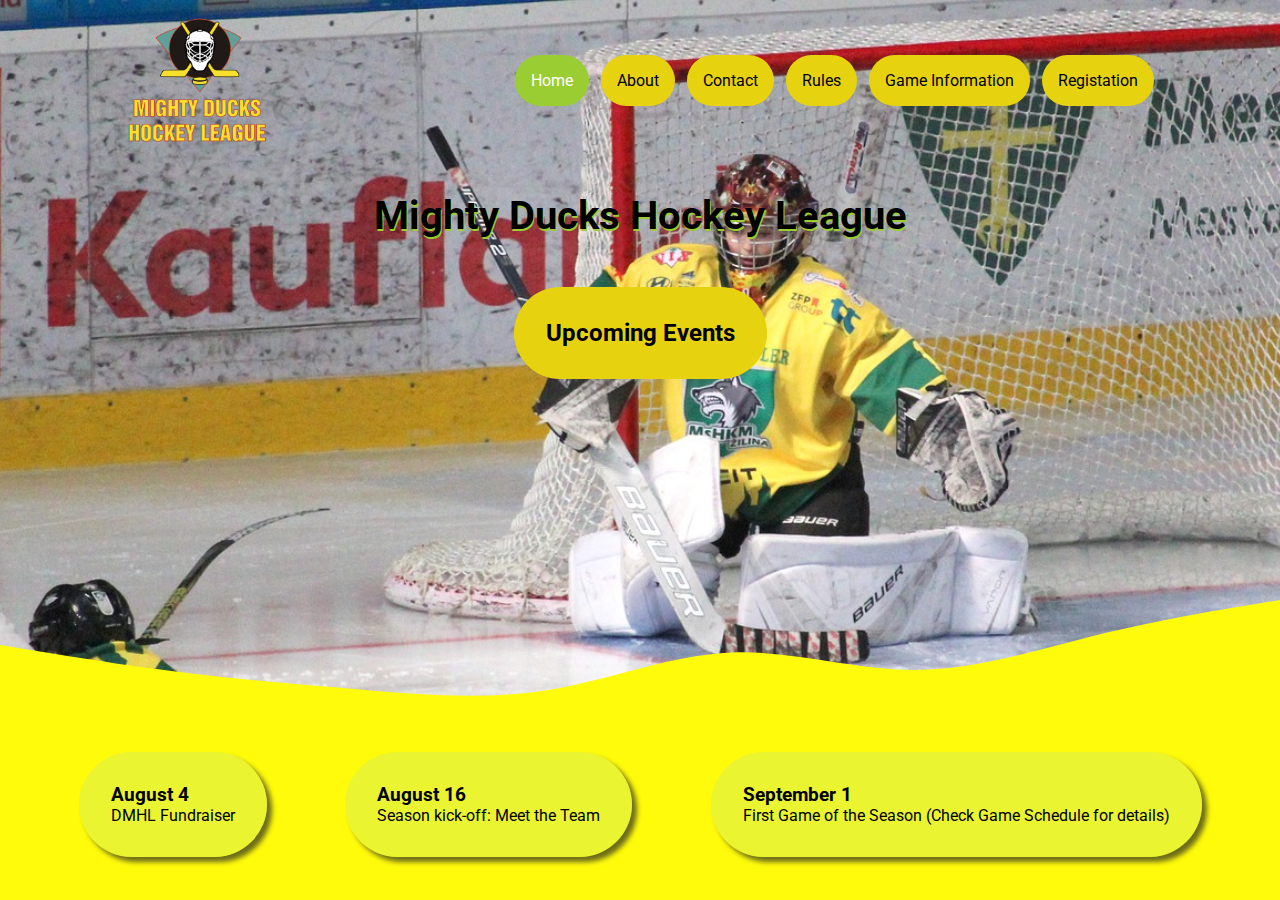
<file: index.html>
<!DOCTYPE html>
<html lang="es">
<head>
    <meta charset="UTF-8">
    <meta http-equiv="X-UA-Compatible" content="IE=edge">
    <meta name="viewport" content="width=device-width, initial-scale=1.0">
    <link rel="stylesheet" href="./styles/mdhl3.css">
    <title>Mighty Ducks Hockey League</title>
</head>
<body>
    <header>
        <div class="barra">
            <div class="imagen2">
                <img src="./assets/logo.png" alt="">
            </div>
            <nav>
                <a id="activo" href="#">Home</a>
                <a href="about.html">About</a>
                <a href="contact.html">Contact</a>
                <a href="rules.html">Rules</a>
                <a href="game_information.html">Game Information</a>
                <a href="registration.html">Registation</a>
            </nav>
        </div>
        <section class="hero">
            <h1>Mighty Ducks Hockey League</h1>
            <h2>Upcoming Events</h2>
        </section>
    </header>
    <main>
        <div class="container">
            <div class="container secciones2">
                <section>
                    <h3>August 4</h3>
                    <p>DMHL Fundraiser</p>
                </section>
                <section>
                    <h3>August 16</h3>
                    <p>Season kick-off: Meet the Team</p>
                </section>
                <section>
                    <h3>September 1</h3>
                    <p>First Game of the Season (Check Game Schedule for details)</p>
                </section>
            </div>
        </div>
    </main>
</body>
</html>
</file>
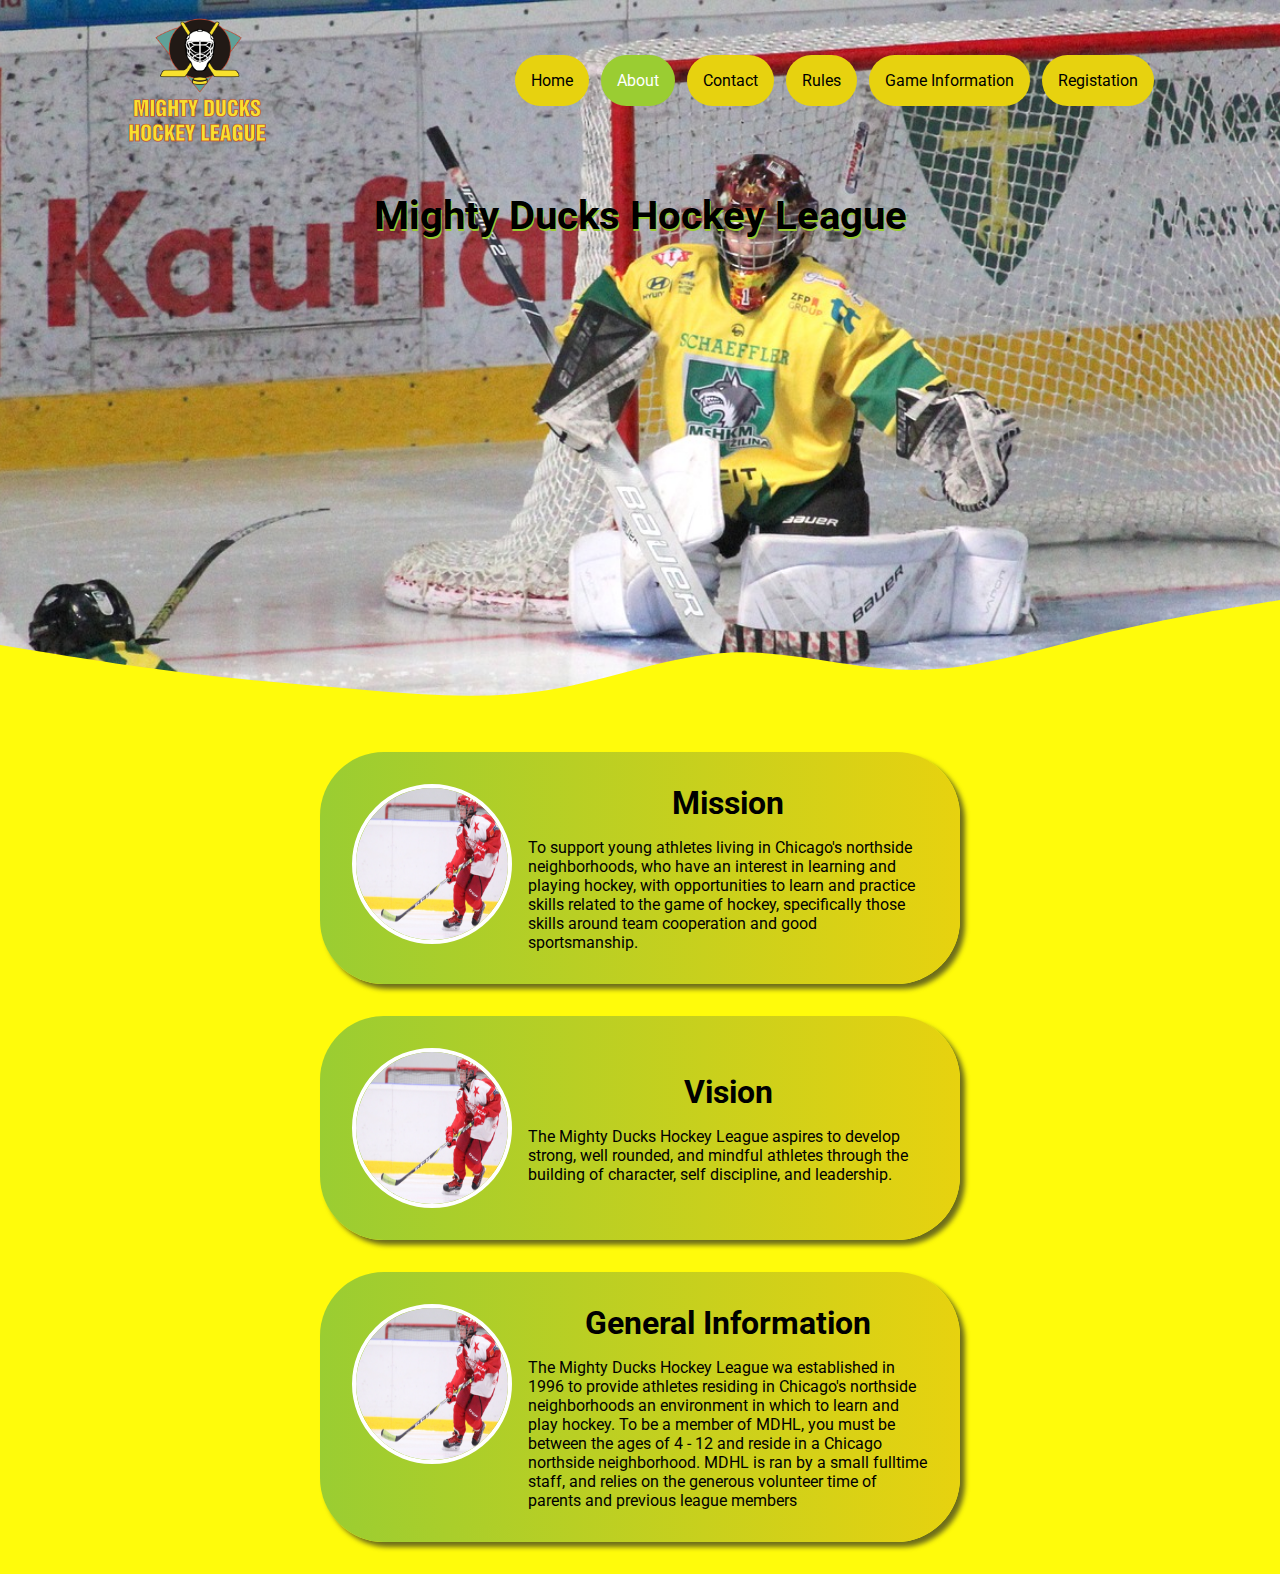
<file: about.html>
<!DOCTYPE html>
<html lang="es">
<head>
    <meta charset="UTF-8">
    <meta http-equiv="X-UA-Compatible" content="IE=edge">
    <meta name="viewport" content="width=device-width, initial-scale=1.0">
    <!-- <link rel="stylesheet" href="./styles/mdhl2.css"> -->
    <link rel="stylesheet" href="./styles/mdhl3.css">
    <title>Mighty Ducks Hockey League</title>
</head>
<body>
    <header>
        <div class="barra">
            <div class="imagen2">
                <img src="./assets/logo.png" alt="">
            </div>
            <nav>
                <a href="index.html">Home</a>
                <a id="activo" href="#">About</a>
                <a href="contact.html">Contact</a>
                <a href="rules.html">Rules</a>
                <a href="game_information.html">Game Information</a>
                <a href="registration.html">Registation</a>
            </nav>
        </div>
        <section class="hero">
            <h1>Mighty Ducks Hockey League</h1>
        </section>
    </header>
    <main>
        <div class="secciones">
            <section class="metas">
                <div class="photo">
                    <img src="./assets/hockey2.jpg" alt="">
                </div>
                <div class="valores">
                    <h3>Mission</h3>
                    <p>To support young athletes living in Chicago's northside neighborhoods, who have an interest in learning and playing hockey, with opportunities to learn and practice skills related to the game of hockey, specifically those skills around team cooperation and good sportsmanship.</p>
                </div>
            </section>
            <section class="metas">
                <div class="photo">
                    <img src="./assets/hockey2.jpg" alt="">
                </div>
                <div class="valores">
                    <h3>Vision</h3>
                    <p>The Mighty Ducks Hockey League aspires to develop strong, well rounded, and mindful athletes through the building of character, self discipline, and leadership.</p>
                </div>
            </section>
            <section class="metas">
                <div class="photo">
                    <img  src="./assets/hockey2.jpg" alt="">
                </div>
                <div class="valores">
                    <h3>General Information</h3>
                    <p>The Mighty Ducks Hockey League wa established in 1996 to provide athletes residing in Chicago's northside neighborhoods an environment in which to learn and play hockey. To be a member of MDHL, you must be between the ages of 4 - 12 and reside in a Chicago northside neighborhood. MDHL is ran by a small fulltime staff, and relies on the generous volunteer time of parents and previous league members</p>
                </div>
            </section>
        </div>  
    </main>
</body>
</html>
</file>
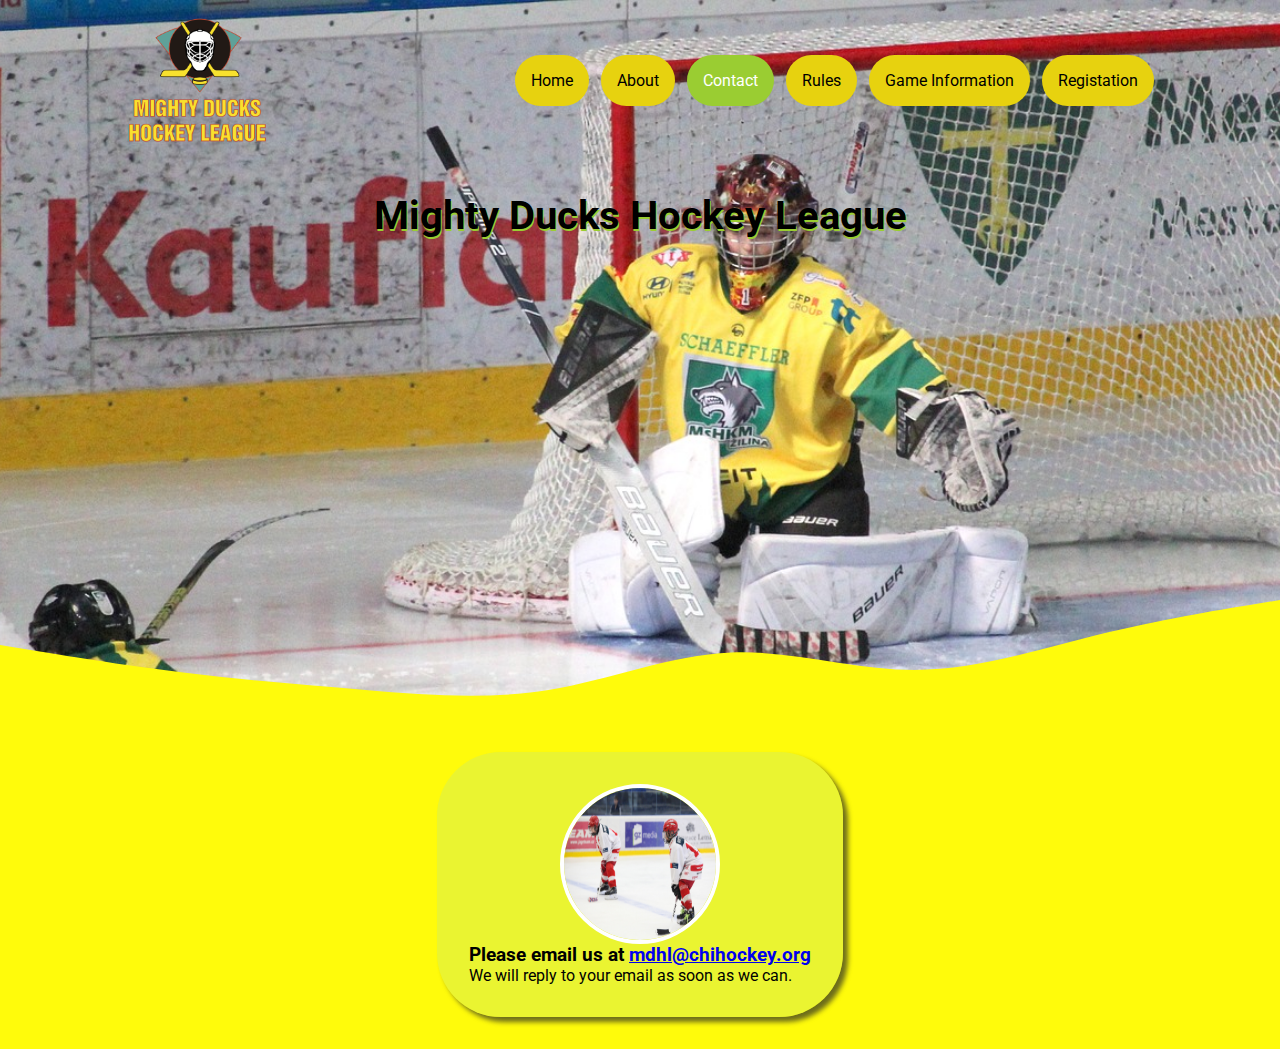
<file: contact.html>
<!DOCTYPE html>
<html lang="es">
<head>
    <meta charset="UTF-8">
    <meta http-equiv="X-UA-Compatible" content="IE=edge">
    <meta name="viewport" content="width=device-width, initial-scale=1.0">
    <!-- <link rel="stylesheet" href="./styles/mdhl2.css"> -->
    <link rel="stylesheet" href="./styles/mdhl3.css">
    <title>Document</title>
</head>
<body>
    <header>
        <div class="barra">
            <div class="imagen2">
                <img src="./assets/logo.png" alt="">
            </div>
            <nav>
                <a href="index.html">Home</a>
                <a href="about.html">About</a>
                <a id="activo" href="#">Contact</a>
                <a href="rules.html">Rules</a>
                <a href="game_information.html">Game Information</a>
                <a href="registration.html">Registation</a>
            </nav>
        </div>
        <section class="hero">
            <h1>Mighty Ducks Hockey League</h1>
        </section>
    </header>
    <main> 
        <div class="container secciones2">
            <section>
                <div class="photo">
                    <img src="./assets/hockey3.jpg" alt="">
                </div>
                <h3>Please email us at <a href="#">mdhl@chihockey.org</a></h3>
                <p>We will reply to your email as soon as we can.</p>
            </section>
        </div>
    </main>
</body>
</html>
</file>
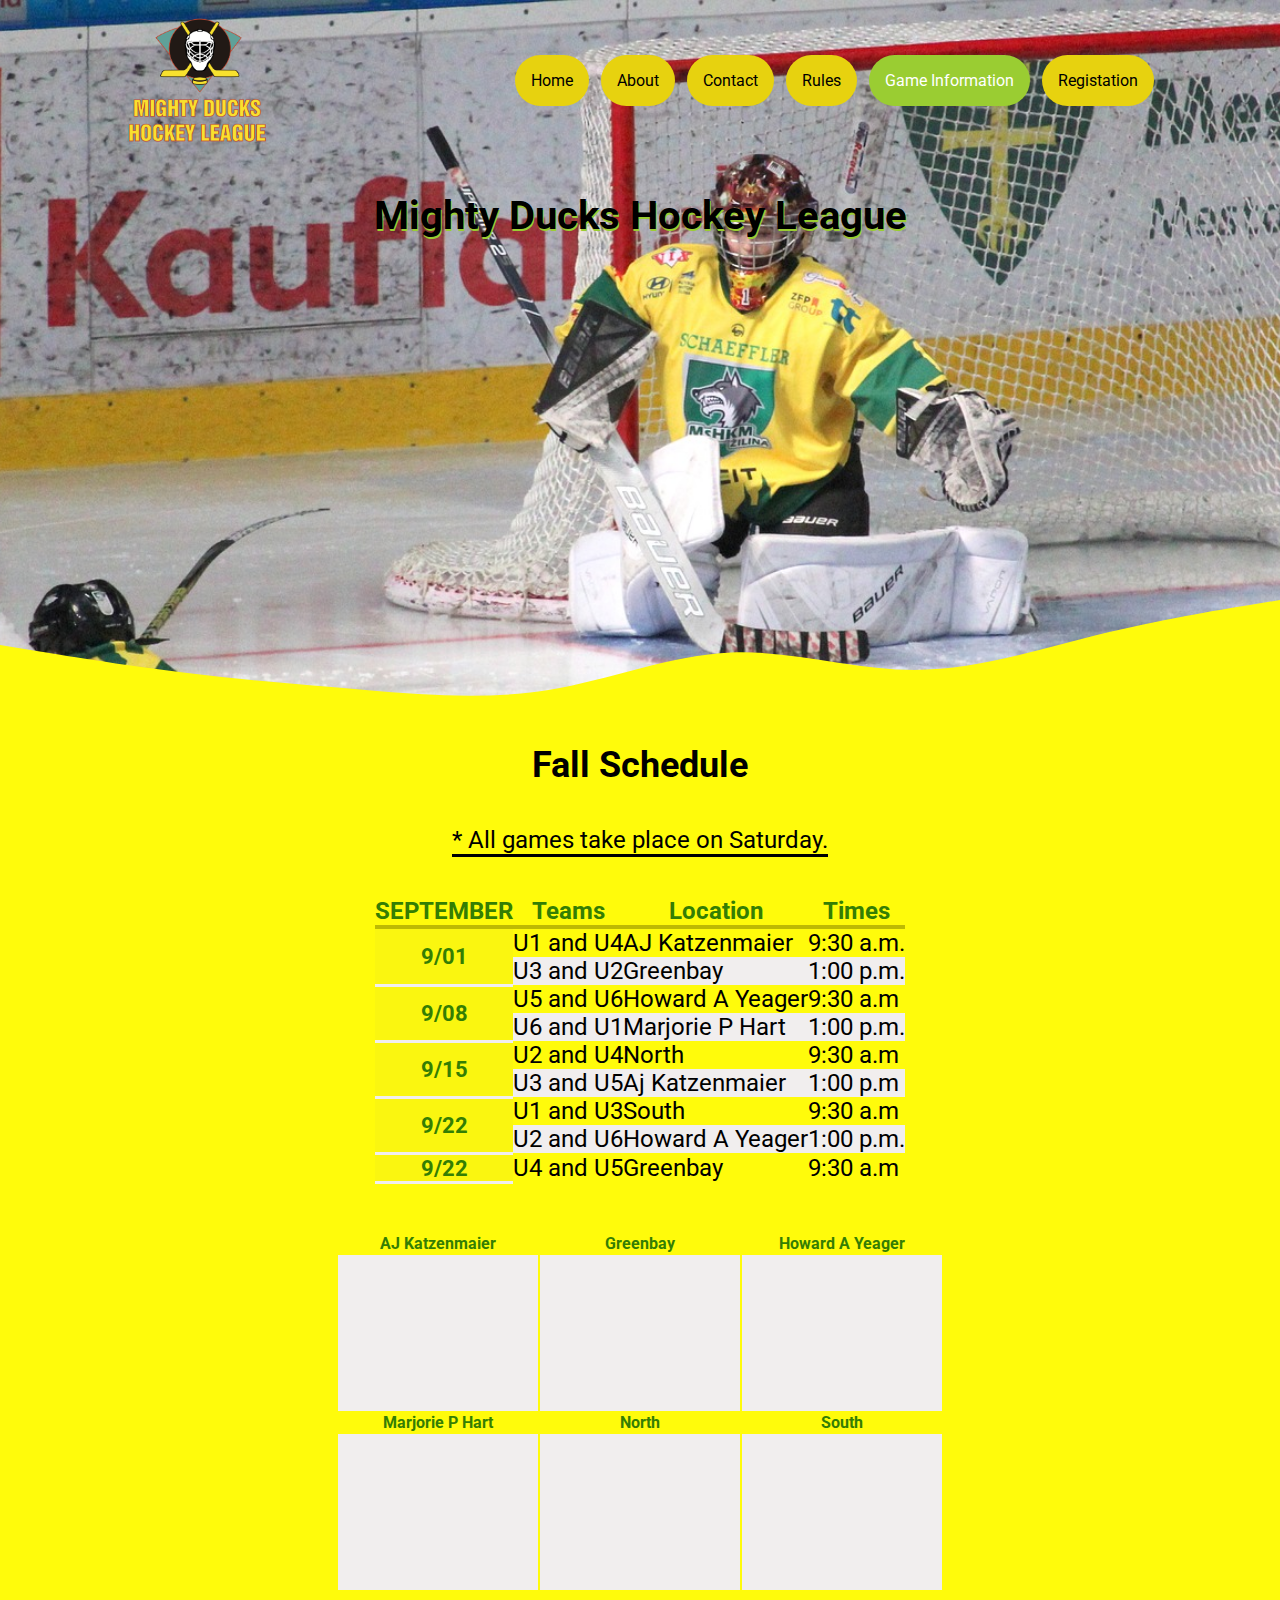
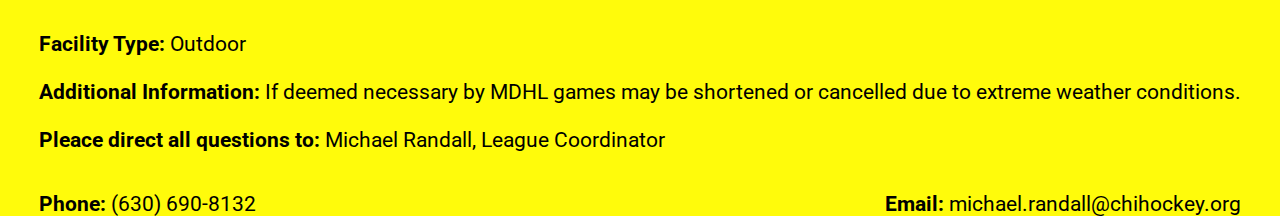
<file: game_information.html>
<!DOCTYPE html>
<html lang="es">
<head>
    <meta charset="UTF-8">
    <meta http-equiv="X-UA-Compatible" content="IE=edge">
    <meta name="viewport" content="width=device-width, initial-scale=1.0">
    <link rel="stylesheet" href="./styles/mdhl3.css">
    <title>Mighty Ducks Hockey League</title>
</head>
<body>
    <header>
        <div class="barra">
            <div class="imagen2">
                <img src="./assets/logo.png" alt="">
            </div>
            <nav>
                <a href="index.html">Home</a>
                <a href="about.html">About</a>
                <a href="contact.html">Contact</a>
                <a href="rules.html">Rules</a>
                <a id="activo" href="#">Game Information</a>
                <a href="registration.html">Registation</a>
            </nav>
        </div>
        <section class="hero">
            <h1>Mighty Ducks Hockey League</h1>
        </section>
    </header>
    <main class="main-modal">
        <div class="reglas">
            <section class="titulo">
                <h2>Fall Schedule</h2>
                <div class="parrafo3">
                    <p class="parrafo_hijo">* All games take place on Saturday.</p>
                </div>
                
            </section>
            <table class="tablas">
                <thead>
                    <tr>
                        <th>SEPTEMBER</th>
                        <th>Teams</th>
                        <th>Location</th>
                        <th>Times</th>
                    </tr>
                </thead>
                <tbody>
                    <tr>
                        <th class="dia" rowspan="2">9/01</th>
                        <td>U1 and U4</td>
                        <td>AJ Katzenmaier</td>
                        <td>9:30 a.m.</td>
                    </tr>
                    <tr>
                        <td>U3 and U2</td>
                        <td>Greenbay</td>
                        <td>1:00 p.m.</td>
                    </tr>
                    <tr>
                        <th class="dia" rowspan="2">9/08</th>
                        <td>U5 and U6</td>
                        <td>Howard A Yeager</td>
                        <td>9:30 a.m</td>
                    </tr>
                    <tr>
                        <td>U6 and U1</td>
                        <td>Marjorie P Hart</td>
                        <td>1:00 p.m.</td>
                    </tr>
                    <tr>
                        <th class="dia" rowspan="2">9/15</th>
                        <td>U2 and U4</td>
                        <td>North</td>
                        <td>9:30 a.m</td>
                    </tr>
                    <tr>
                        <td>U3 and U5</td>
                        <td>Aj Katzenmaier</td>
                        <td>1:00 p.m</td>
                    </tr>
                    <tr>
                        <th class="dia" rowspan="2">9/22</th>
                        <td>U1 and U3</td>
                        <td>South</td>
                        <td>9:30 a.m</td>
                    </tr>
                    <tr>
                        <td>U2 and U6</td>
                        <td>Howard A Yeager</td>
                        <td>1:00 p.m.</td>
                    </tr>
                    <tr>
                        <th class="dia" rowspan="1">9/22</th>
                        <td>U4 and U5</td>
                        <td>Greenbay</td>
                        <td>9:30 a.m</td>
                    </tr>
                </tbody>
            </table>
        </div>
        <div class="direction">
            <table>
                <tr>
                    <th>AJ Katzenmaier</th>
                    <th>Greenbay</th>
                    <th>Howard A Yeager</th>
                </tr>
                <tr>
                    <td><iframe src="https://www.google.com/maps/embed?pb=!1m14!1m8!1m3!1d11799.12427936522!2d-87.8628015!3d42.3258681!3m2!1i1024!2i768!4f13.1!3m3!1m2!1s0x0%3A0xcf2bbe275c6da815!2sAJ%20Katzenmaier%20Academy!5e0!3m2!1sen!2sar!4v1642084441605!5m2!1sen!2sar" width="200" height="150" style="border:0;" allowfullscreen="" loading="lazy"></iframe></td>
                    <td><iframe src="https://www.google.com/maps/embed?pb=!1m18!1m12!1m3!1d72289.31516492533!2d-87.70706683776376!3d41.918776521121195!2m3!1f0!2f0!3f0!3m2!1i1024!2i768!4f13.1!3m3!1m2!1s0x880fd3407260c45b%3A0xb351205fae50c6f3!2sGreenbay%20Elementary!5e0!3m2!1sen!2sar!4v1642097242261!5m2!1sen!2sar" width="200" height="150" style="border:0;" allowfullscreen="" loading="lazy"></iframe></td>
                    <td><iframe src="https://www.google.com/maps/embed?pb=!1m18!1m12!1m3!1d33748.894630025556!2d-87.68615767549946!3d41.90884358933624!2m3!1f0!2f0!3f0!3m2!1i1024!2i768!4f13.1!3m3!1m2!1s0x880fd2e37f852467%3A0xb6cb22b2f0358874!2sHoward%20A%20Yeager%20Elementary!5e0!3m2!1sen!2sar!4v1642097321450!5m2!1sen!2sar" width="200" height="150" style="border:0;" allowfullscreen="" loading="lazy"></iframe></td>
                </tr>
                <tr>
                    <th>Marjorie P Hart</th>
                    <th>North</th>
                    <th>South</th>
                </tr>
                <tr>
                    <td><iframe src="https://www.google.com/maps/embed?pb=!1m18!1m12!1m3!1d6271.436077582074!2d-87.64794647872654!3d41.92974723228537!2m3!1f0!2f0!3f0!3m2!1i1024!2i768!4f13.1!3m3!1m2!1s0x880fd30f2637f9d7%3A0xdbff5d5dfcfcfa35!2sMarjorie%20P%20Hart%20Elementary!5e0!3m2!1sen!2sar!4v1642097398894!5m2!1sen!2sar" width="200" height="150" style="border:0;" allowfullscreen="" loading="lazy"></iframe></td>
                    <td><iframe src="https://www.google.com/maps/embed?pb=!1m18!1m12!1m3!1d13393.139664088245!2d-87.65170768082186!3d41.90940843399441!2m3!1f0!2f0!3f0!3m2!1i1024!2i768!4f13.1!3m3!1m2!1s0x880fd33af14860a5%3A0x5736e62f19086c62!2sNorth%20Elementary!5e0!3m2!1sen!2sar!4v1642097629980!5m2!1sen!2sar" width="200" height="150" style="border:0;" allowfullscreen="" loading="lazy"></iframe></td>
                    <td><iframe src="https://www.google.com/maps/embed?pb=!1m18!1m12!1m3!1d95241.21117114638!2d-87.63534307479861!3d41.75745129129722!2m3!1f0!2f0!3f0!3m2!1i1024!2i768!4f13.1!3m3!1m2!1s0x880e2843cba182c7%3A0xf906f18673c05b77!2sSouth%20Central%20Elementary%20School!5e0!3m2!1sen!2sar!4v1642097918443!5m2!1sen!2sar" width="200" height="150" style="border:0;" allowfullscreen="" loading="lazy"></iframe>
                    </td>
                </tr>
            </table>
        </div>

        


        <div class="info">
            <p><span>Facility Type:</span> Outdoor</p>
            <p><span>Additional Information:</span> If deemed necessary by MDHL games may be shortened or cancelled due to extreme weather conditions.</p>
            <p><span>Pleace direct all questions to:</span> Michael Randall, League Coordinator</p>
            <div class="info date">
                <p><span>Phone:</span> (630) 690-8132</p>
                <p><span>Email:</span> michael.randall@chihockey.org</p>
            </div>
        </div> 
    </main>
</body>
</html>
</file>
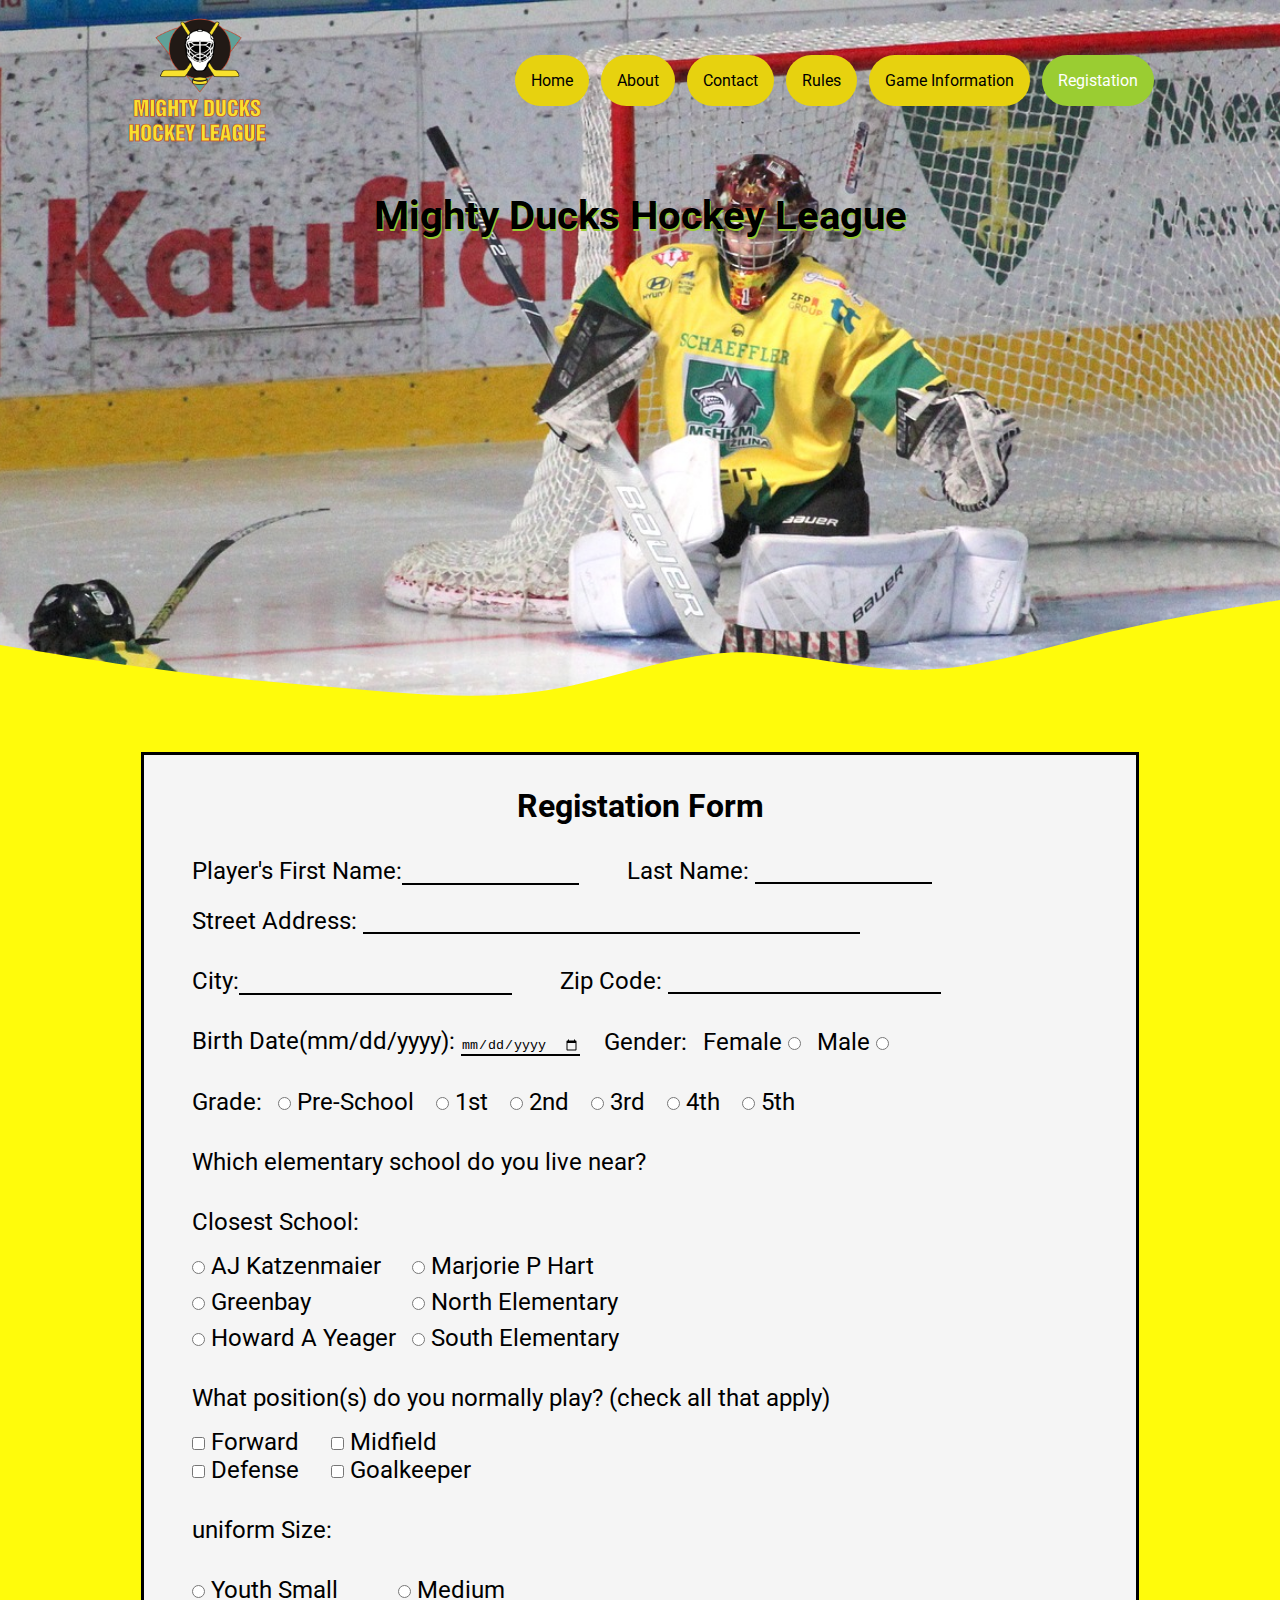
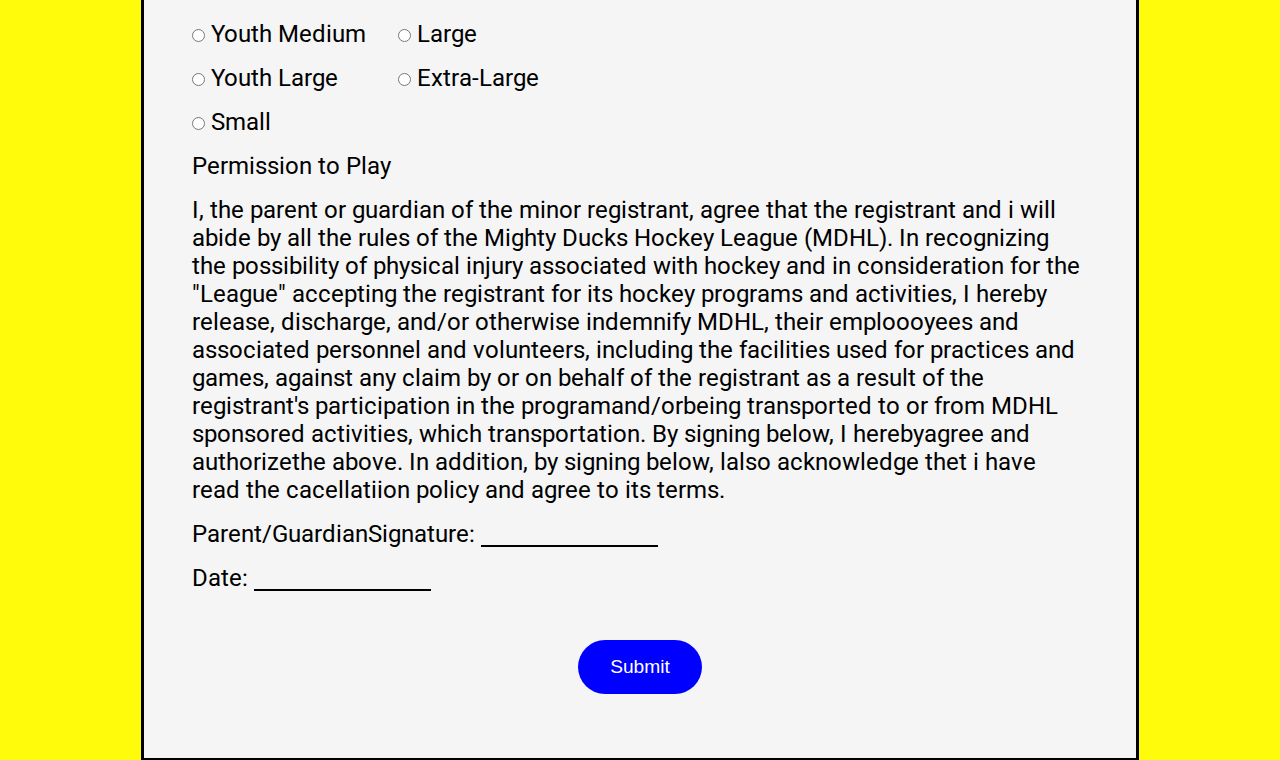
<file: registration.html>
<!DOCTYPE html>
<html lang="es">
<head>
    <meta charset="UTF-8">
    <meta http-equiv="X-UA-Compatible" content="IE=edge">
    <meta name="viewport" content="width=device-width, initial-scale=1.0">
    <link rel="stylesheet" href="styles/mdhl3.css">
    <title>Document</title>
</head>
<body>
    <header>
        <div class="barra">
            <div class="imagen2">
                <img src="./assets/logo.png" alt="">
            </div>
            <nav>
                <a href="index.html">Home</a>
                <a href="about.html">About</a>
                <a href="contact.html">Contact</a>
                <a href="rules.html">Rules</a>
                <a href="game_information.html">Game Information</a>
                <a id="activo" href="#">Registation</a>
            </nav>
        </div>
        <section class="hero">
            <h1>Mighty Ducks Hockey League</h1>
        </section>
    </header>
    <main class="main-form">
        <form action="show_data.html">
            <fieldset>
                <legend class="title-form">
                    Registation Form
                </legend>
                <div class="name">
                    <label for="name">Player's First Name:</label>
                    <input type="text" id="name" name="Name">
                    <div class="lastname">
                        <label for="last-name">Last Name:</label>
                        <input type="text" id="last-name" name="Last-Name">
                    </div>
                </div>
                <div>
                    <label for="Address">Street Address:</label>
                    <input class="address" type="text" id="Address" name="Address">
                </div>
                <div class="city">
                    <label for="City">City:</label>
                    <input type="text" id="City" name="City">
                    <div class="code">
                        <label for="Code">Zip Code:</label>
                        <input type="number" id="Code" name="Zip-Code">
                    </div>
                </div>
            </fieldset>
            <fieldset class="birthDate">
                <div>
                    <label for="birth-date">Birth Date(mm/dd/yyyy):</label>
                    <input type="date" id="birth-date" name="Birth-Date">
                </div>
                <div class="gender">
                    <legend>Gender:</legend>
                    <label for="Female">Female
                        <input type="radio" id="Female" name="Gender" value="Female">
                    </label>
                    <label for="Male">Male
                        <input type="radio" id="Male" name="Gender" value="Male">
                    </label>
                </div>
            </fieldset>
            <fieldset class="grade">
                <div >
                    <legend>Grade:</legend>
                </div>
                
                <div class="grade1">
                    <input type="radio" id="Pre-School" name="Grade" value="Pre-School">
                    <label for="Pre-School">Pre-School</label>
                    <input type="radio" id="1st" name="Grade" value="1st">
                    <label for="1st">1st</label>
                    <input type="radio" id="2nd" name="Grade" value="2nd">
                    <label for="2nd">2nd</label>
                    <input type="radio" id="3rd" name="Grade" value="3rd">
                    <label for="3rd">3rd</label>
                    <input type="radio" id="4th" name="Grade" value="4th">
                    <label for="4th">4th</label>
                    <input type="radio" id="5th" name="Grade" value="5th">
                    <label for="5th">5th</label>
                </div>
            </fieldset>
            <fieldset class="elementary">
                <legend>
                    Which elementary school do you live near?
                </legend>
            </fieldset>    
            <fieldset class="closest">
                <div>
                    <legend>Closest School:</legend>
                </div>
                <div class="closestSchool">
                    <div class="school1">
                        <div>
                            <input type="radio" id="AJ_Katzenmaier" name="Closest_School" value="AJ_Katzenmaier">
                            <label for="AJ_Katzenmaier">AJ Katzenmaier</label>
                        </div>
                       <div>
                            <input type="radio" id="Greenbay" name="Closest_School" value="Greenbay">
                            <label for="Greenbay">Greenbay</label>
                       </div>
                        <div>
                            <input type="radio" id="Howard_A_Yeager" name="Closest_School" value="Howard_A_Yeager">
                            <label for="Howard_A_Yeager">Howard A Yeager</label>
                        </div>
                    </div>
                    <div class="school2">
                        <div>
                            <input type="radio" id="Marjorie_P_Hart" name="Closest_School" value="Marjorie_P_Hart">
                            <label for="Marjorie_P_Hart">Marjorie P Hart</label>
                        </div>
                        <div>
                            <input type="radio" id="North_Elementary" name="Closest_School" value="North_Elementary">
                            <label for="North_Elementary">North Elementary</label>
                        </div>
                        <div>
                            <input type="radio" id="South_Elementary" name="Closest_School" value="South_Elementary">
                            <label for="South_Elementary">South Elementary</label>
                        </div>
                    </div>
                </div>
            </fieldset>
            <fieldset class="play">
                <legend>
                    What position(s) do you normally play? (check all that apply)
                </legend>
                <div class="positions">
                    <div class="position1">
                        <div>
                            <input type="checkbox" id="forward" name="Position" value="forward">
                            <label for="forward">Forward</label>
                        </div>
                        <div>
                            <input type="checkbox" id="defense" name="Position" value="defense">
                            <label for="defense">Defense</label>
                        </div>
                    </div>
                    <div class="position2">
                        <div>
                            <input type="checkbox" id="midfield" name="Position" value="midfield">
                            <label for="midfield">Midfield</label>
                        </div>
                        <div>
                            <input type="checkbox" id="goalkeeper" name="Position" value="goalkeeper">
                            <label for="goalkeeper">Goalkeeper</label>
                        </div>
                    </div>
                </div>
            </fieldset>
            <fieldset class="size">
                <div>
                    <legend>
                        uniform Size:
                    </legend>
                </div>
                <div class="uniform">
                    <div class="uniform1">
                        <div>
                            <input type="radio" id="Youth_Small" name="uniform-size" value="Youth_Small">
                            <label for="Youth_Small">Youth Small</label>
                        </div>
                        <div>
                            <input type="radio" id="Youth_Medium" name="uniform-size" value="Youth_Medium">
                            <label for="Youth_Medium">Youth Medium</label>
                        </div>
                        <div>
                            <input type="radio" id="Youth_Large" name="uniform-size" value="Youth_Large">
                            <label for="Youth_Large">Youth Large</label>
                        </div>
                       <div>
                            <input type="radio" id="Small" name="uniform-size" value="Small">
                            <label for="Small">Small</label>
                       </div>
                    </div>
                    <div class="uniform2">
                        <div>
                            <input type="radio" id="Medium" name="uniform-size" value="Medium">
                            <label for="Medium">Medium</label>
                        </div>
                        <div>
                            <input type="radio" id="Large" name="uniform-size" value="Large">
                            <label for="Large">Large</label>
                        </div>
                        <div>
                            <input type="radio" id="Extra_Large" name="uniform-size" value="Extra_Large">
                            <label for="Extra_Large">Extra-Large</label>
                        </div>
                    </div>
                    
                </div>
            </fieldset>
            <fieldset>
                <legend>
                    Permission to Play
                </legend>
                <p class="parraform">I, the parent or guardian of the minor registrant, agree that the registrant and i will abide by all the rules of the Mighty Ducks Hockey League (MDHL). In recognizing the possibility of physical injury associated with hockey and in consideration for the "League" accepting the registrant for its hockey programs and activities, I hereby release, discharge, and/or otherwise indemnify MDHL, their emploooyees and associated personnel and volunteers, including the facilities used for practices and games, against any claim by or on behalf of the registrant as a result of the registrant's participation in the programand/orbeing transported to or from MDHL sponsored activities, which transportation.
                By signing below, I herebyagree and authorizethe above. In addition, by signing below, lalso acknowledge thet i have read the cacellatiion policy and agree to its terms.</p>
                <div class="firma">
                    <div>
                        <label for="parent">Parent/GuardianSignature:</label>
                        <input type="text" name="Parent" id="parent">
                    </div>
                    <div>
                        <label for="date">Date:</label>
                        <input type="text" name="Date" id="date">
                    </div>
                    
                </div>

            </fieldset>
            <fieldset class="enviar">
                <input class="submit" type="submit">
            </fieldset>
        </form>
    </main>
</body>
</html>
</file>
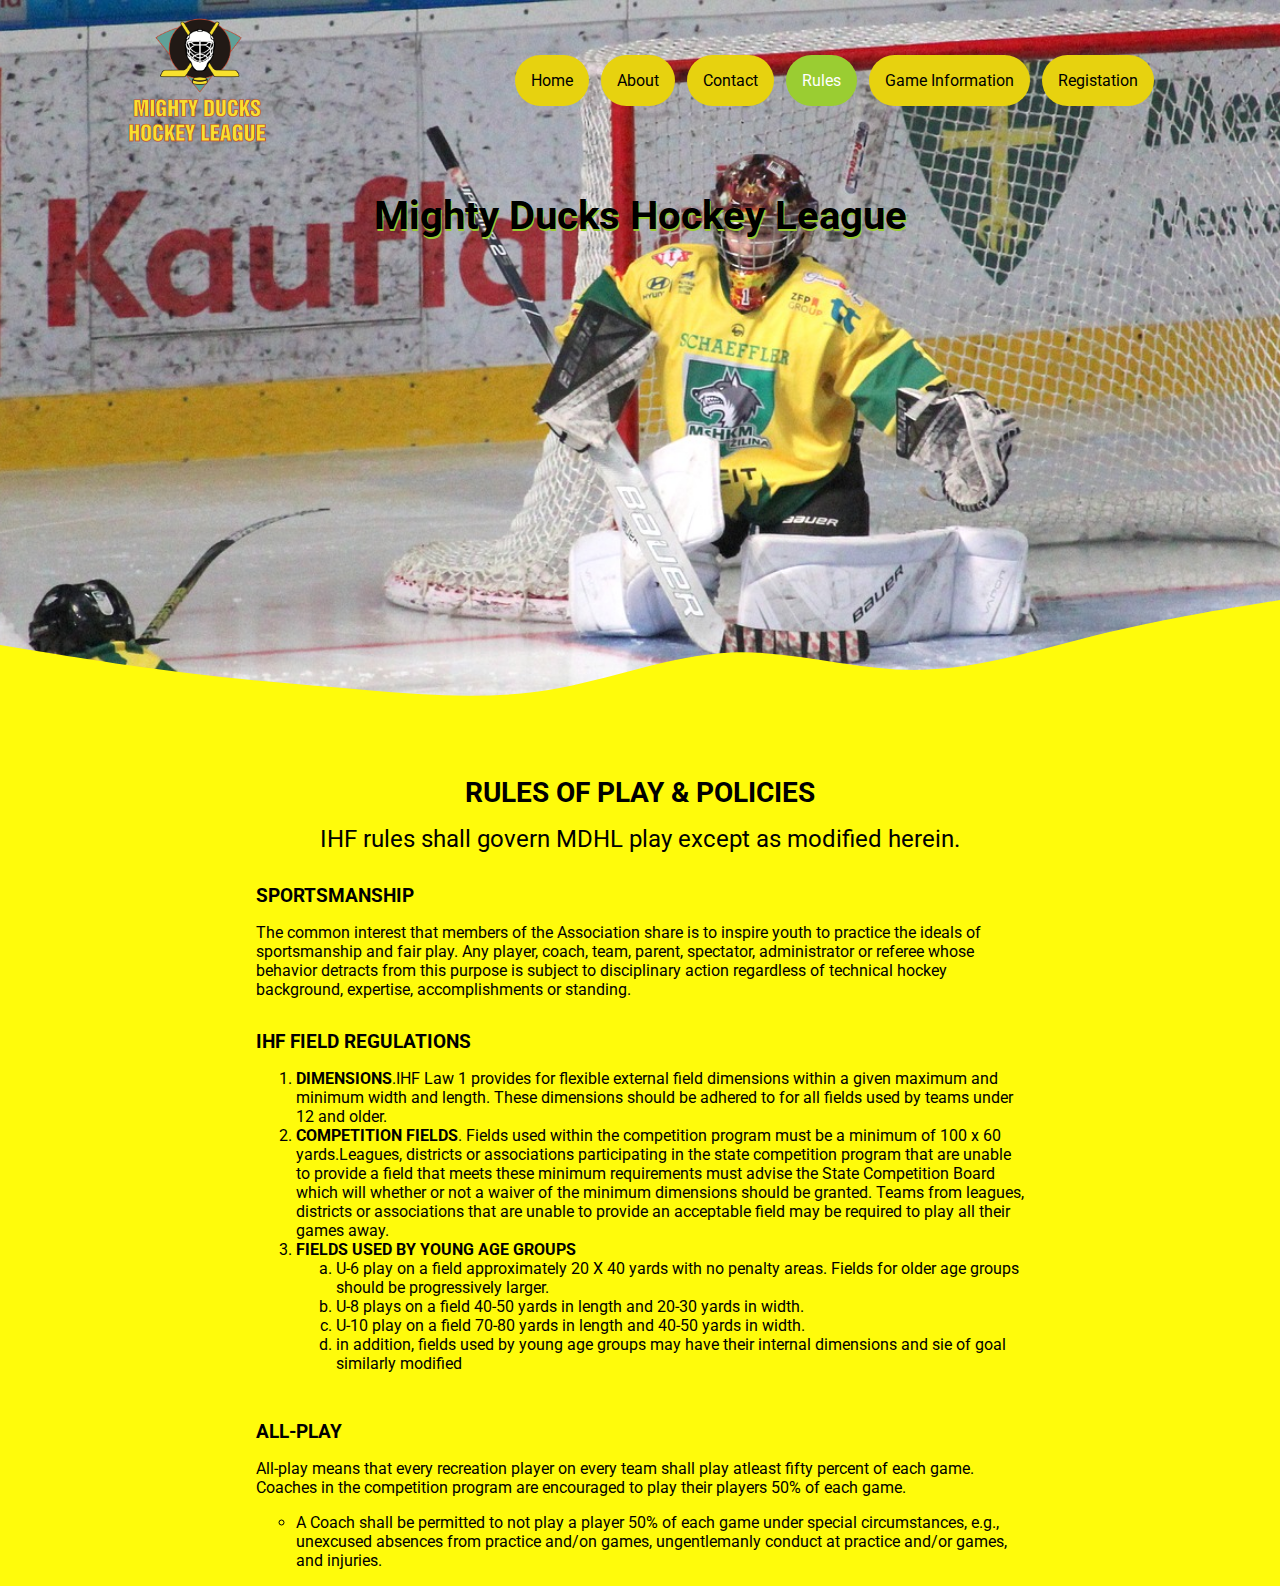
<file: rules.html>
<!DOCTYPE html>
<html lang="es">
<head>
    <meta charset="UTF-8">
    <meta http-equiv="X-UA-Compatible" content="IE=edge">
    <meta name="viewport" content="width=device-width, initial-scale=1.0">
    <link rel="stylesheet" href="./styles/mdhl3.css">
    <title>Mighty Ducks Hockey League</title>
</head>
<body>
    <header>
        <div class="barra">
            <div class="imagen2">
                <img src="./assets/logo.png" alt="">
            </div>
            <nav>
                <a  href="index.html">Home</a>
                <a href="about.html">About</a>
                <a href="contact.html">Contact</a>
                <a id="activo" href="#">Rules</a>
                <a href="game_information.html">Game Information</a>
                <a href="registration.html">Registation</a>
            </nav>
        </div>
        <section class="hero">
            <h1>Mighty Ducks Hockey League</h1>
        </section>
    </header>
    <main class="main-rules">
        <div class="reglas">
            <section class="titulo">
                <h3>RULES OF PLAY & POLICIES</h3>
                <p>IHF rules shall govern MDHL play except as modified herein.</p>
            </section>
             
             <h3>SPORTSMANSHIP</h3>
             <P class="parrafo">The common interest that members of the Association share is to inspire youth to practice the ideals of sportsmanship and fair play. Any player, coach, team, parent, spectator, administrator or referee whose behavior detracts from this purpose is subject to disciplinary action regardless of technical hockey background, expertise, accomplishments or standing.</P>
    
             <h3>IHF FIELD REGULATIONS</h3>
             <ol>
                <li><span>DIMENSIONS</span>.IHF Law 1 provides for flexible external field dimensions within a given maximum and minimum width and length. These dimensions should be adhered to for all fields used by teams under 12 and older.</li>
                <li><span>COMPETITION FIELDS</span>. Fields used within the competition program must be a minimum of 100 x 60 yards.Leagues, districts or associations participating in the state competition program that are unable to provide a field that meets these minimum requirements must advise the State Competition Board which will whether or not a waiver of the minimum dimensions should be granted. Teams from leagues, districts or associations that are unable to provide an acceptable field may be required to play all their games away.</li>
                <li><span>FIELDS USED BY YOUNG AGE GROUPS</span>
                    <ol class="young">
                        <li>U-6 play on a field approximately 20 X 40 yards with no penalty areas. Fields for older age groups should be progressively larger.</li>
                        <li>U-8 plays on a field 40-50 yards in length and 20-30 yards in width.</li>
                        <li>U-10 play on a field 70-80 yards in length and 40-50 yards in width.</li>
                        <li>in addition, fields used by young age groups may have their internal dimensions and sie of goal similarly modified</li>
                    </ol>
                </li>
             </ol>
            <h3>ALL-PLAY</h3>
            <p>All-play means that every recreation player on every team shall play atleast fifty percent of each game. Coaches in the competition program are encouraged to play their players 50% of each game.</p>
            <ol class="young2">
                <li>A Coach shall be permitted to not play a player 50% of each game under special circumstances, e.g., unexcused absences from practice and/on games, ungentlemanly conduct at practice and/or games, and injuries.</li>
            </ol>
        </div>
        
    </main>
</body>
</html>
</file>
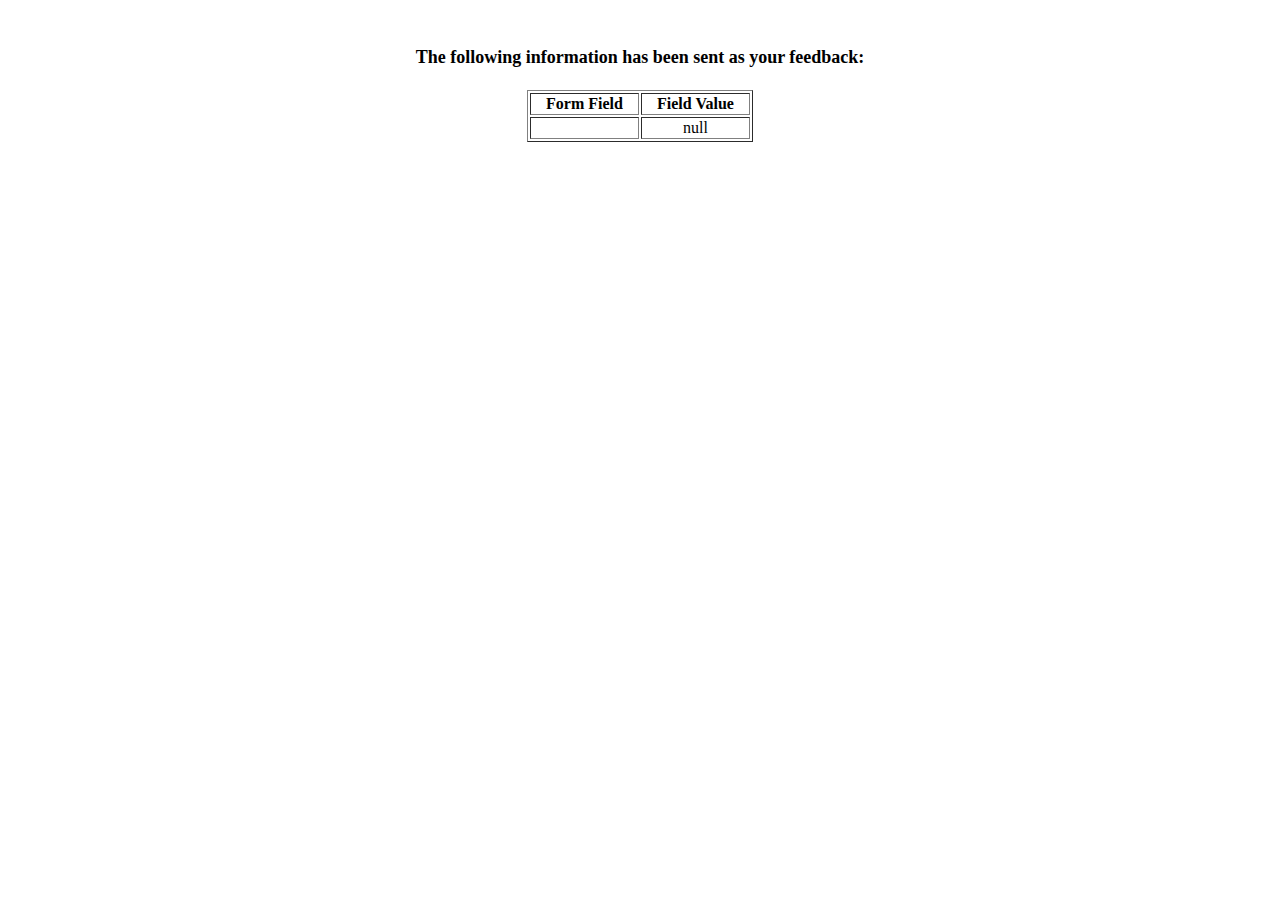
<file: show_data.html>
<html>
<head>
<title>Feedback Sent</title>
</head>
<body>
<p align=center>&nbsp;</p>
<h1 align=center><font size="+1">The following information has been sent as your
  feedback:</font></h1>

<table border="1" align=center width="226">
  <tr>
    <th align="center">Form Field</th>
    <th align="center">Field Value</th>
  </tr>

<script language="javascript">
var args = location.search.substr(1).split('&');
for (var i = 0; i < args.length; ++i) {
  var parts = args[i].split('=');
  if (parts != null) {
    var field = parts[0];
    var value = parts[1];
    if (value == null) {
      value = "null"
    }
    else {
      value = '"' + unescape(value.replace(/\+/g, ' ')) + '"';
    }

    document.writeln('<tr><td align="center">' + field + '</td>');
    document.writeln('<td align="center">' + value + '</td></tr>');
  }
}
</script>

<noscript>
<tr><td>
<p>You need to turn on Javascript in your browser.</p>

<p>In Microsoft Internet Explorer 4 or greater:</p>
<ul>
<li>From the "Tools" menu (in IE 4, it's the "View" menu), select "Internet Options".</li>
<li>Click on the "Security" tab.</li>
<li>Click on the "Custom Level" button. (In IE 4, select "Custom"
and then click on "Settings...".)</li>
<li>Under "Active scripting" make sure "Enable" is selected.</li>
</ul>

<p>In Netscape version 4 or greater:</p>
<ul>
<li>From the <b>Edit</b> menu, select <b>Preferences</b>.</li>
<li>In the <b>Category</b> list on the left, click on the word "Advanced".</li>
<li>In the panel on the right, make sure "Enable JavaScript" is checked.</li>
<li>Click the <b>OK</b> button.</li>
</ul>

</td></tr>
</noscript>

</table>
</body>
</html>
</file>
<file: styles/mdhl3.css>
@import url('https://fonts.googleapis.com/css2?family=Roboto:ital,wght@0,400;0,700;0,900;1,400&display=swap');

*:not(ul):not(ol):not(li):not(a):not(form){
    margin: 0;
    padding: 0;
    box-sizing: border-box;
}

body{
    display: flex;
    flex-direction: column;
    width: 100%;
    min-height: 100vh;
    font-family: 'Roboto', sans-serif;
    background-color: rgb(255, 251, 11);
}
/* ENCABEZADO*/
header{
    background-image: url(/wave.svg), url(/assets/design1_image2.jpg);
    background-repeat: no-repeat;
    background-size: 100% 150px, cover;
    background-position: bottom;
    background-attachment: local, fixed;
    height: 80vh;
}

.barra{
    display: flex;
    justify-content: space-around;
    align-items: center;
}

nav a{
    margin-right: .5rem;
    text-decoration: none;
    background-color: rgb(231, 210, 15);
    color: rgb(0, 0, 0);
    border-radius: 4rem;
    padding: 1rem;
}

a:hover{
    background-color: yellowgreen;
    color: white;
    transition: .8s;
}

#activo{
    background-color: yellowgreen;
    color: rgb(255, 255, 255);
}

.hero{
    display: flex;
    flex-direction: column;
    align-items: center;
    justify-content: center;
}

.hero h1{
    font-size: 2.5rem;
    margin-top: 2rem;
    text-shadow: .1rem .1rem yellowgreen;
}

.hero h2{
    text-align: center;
    margin-top: 3rem;
    padding: 2rem;
    background-color: rgb(231, 210, 15);
    border-radius: 10rem;
}

.hero h2:hover{
    background-color: yellowgreen;
    box-shadow: 10px 10px 22px -7px rgba(153, 205, 50, 0.664);
    color: white;
    transition: .8s;
    cursor: pointer;
}

/*MAIN*/

.container{
    display: flex;
    justify-content: space-evenly;
    /* align-items: center; */
    flex-direction: column;
}

.secciones2{
    display: flex;
    flex-direction: row;
    justify-content: space-evenly;
    align-items: center;
    padding-top: 2rem;
}

.secciones2 section{
    margin: 0  0 2rem;
    padding: 2rem;
    background-color: rgba(215, 238, 84, 0.521);
    border-radius: 4rem;
    box-shadow: 5px 5px 5px rgba(35, 36, 35, 0.664);
    
}

.imagen2{
    display: flex;
    justify-content: center;
}

img{
    width: 10rem;
    height: 10rem;
    margin: 2rem;
}

.secciones{
    display: flex;
    flex-direction: column;
    /* justify-content: center; */
    align-items: center;
    padding-top: 2rem;
}

.secciones section{
    margin: 0  0 2rem;
    padding: 2rem;
    background-color: rgba(215, 238, 84, 0.521);
    border-radius: 4rem;
    box-shadow: 5px 5px 5px rgba(35, 36, 35, 0.664);
    width: 50vw;
    
}

.metas{
    background: linear-gradient(to left, rgb(231, 210, 15), rgb(154, 205, 50));
    /* background-size: 125px 100%; */
    background-repeat: no-repeat;
    display: flex;
    justify-content: center;
}

.valores{
    margin-left: 1rem;
    display: flex;
    flex-direction: column;
    justify-content: center;
    align-items: center;
}

.valores h3{
    margin-bottom: 1rem;
    font-size: 2rem;
}

section h3{
    margin: 0 0 .5rem;
}

section p{
    margin-left: 1rem;
}

.photo{
    display: flex;
    justify-content: center;
}

.photo img{
    border-radius: 50%;
    background-position: center;
    border: .3rem solid white;
}

.young{
    list-style-type: lower-latin;
}

.young2{
    list-style-type: circle;
}

.titulo{
    text-align: center;
    font-size: 1.5rem;
    margin-top: 1.5rem;
}

.titulo p{
    margin-top: 1rem;
}

.titulo h3{
    margin-top: 1rem;
}

.main-rules{
    display: flex;
    justify-content: center;
}

.reglas{
    width: 60%;
}

.reglas h3{
    margin-bottom: 1rem;
    padding-top: 2rem;
}

.parrafo3{
    margin-top: 1.5rem;
}

.parrafo_hijo{
    display: inline-block;
    border-bottom: .2rem solid black;
    margin: 1.5rem 0;

}
span{
    font-weight: 700;
}

.tablas{
    margin: 1rem auto;
    border-collapse: collapse;
}

thead{
    border-bottom: .3rem solid rgb(189, 186, 3);
}

thead th,td{
    padding: 1rem;
    font-size: 1.5rem;
}

th{
    color: rgb(52, 126, 3);
}

tr:nth-child(even){
    background-color: rgb(241, 238, 238);
}

.dia{
    background-color: rgb(250, 246, 16);
    border-bottom: .2rem solid rgb(241, 238, 238);
    font-size: 1.4rem;
}

.info{
    font-size: 1.3rem;
    margin-top: 1rem;
}

.info p{
    margin-top: 1.5rem;
}

.date{
    display: flex;
    justify-content: space-between;
}

/*Regristation*/

fieldset{
    border: none;
}

.main-form{
    width: 100%;
    display: flex;
    justify-content: center;
    align-items: center;
}

form{
    display: flex;
    flex-direction: column;
    justify-content: center;
    border: 3px solid black;
    background-color: whitesmoke;
    margin-top: 2rem;
    padding: 2rem 3rem;
    font-size: 1.5rem;
    width: 70%;
}

.title-form{
    text-align: center;
    margin: 2rem 0;
    font-size: 2rem;
    font-weight: 700;
}

input{
    border: none;
    border-bottom: 2px solid black;
    background: none;
    outline: none;
}

.enviar{
    display: flex;
    justify-content: center;
}

.submit{
    margin: 2rem 0;
    padding: 1rem 2rem;
    background-color: blue;
    color: white;
    font-size: 1.2rem;
    border: none;
    border-radius: 2rem;
}

.submit, input[type="checkbox"], input[type="radio"]{
    cursor: pointer;
}

.submit:hover{
    background-color: white;
    color: blue;
    transition: .5s;
}

.name{
    display: flex;
}

.lastname{
    margin-left: 3rem;
}

.address{
    padding: 0 10rem;
    margin-top: 2rem;
}

.city{
    margin-top: 2rem;
    display: flex;
}

.city input{
    padding: 0 3rem;
}

.code{
    margin-left: 3rem;
}

.birthDate{
    display: flex;
    flex-direction: row;
    margin-top: 2rem;
}

.gender{
    display: flex;
    flex-direction: row;
    align-items: center;
    margin-left: 1.5rem;
}

.gender label{
    margin-left: 1rem;
}

.grade{
    display: flex;
    flex-direction: row;
    margin-top: 2rem;
}

.grade1 input{
    margin-left: 1rem;
}

.elementary{
    margin-top: 2rem;
}

.closest legend{
    margin-top: 2rem;
}

.closestSchool{
    margin-top: .5rem;
    display: flex;
    /* flex-direction: column; */
}


.school1, .school2{
    display: flex;
    flex-direction: column;
}

.school1 > div, .school2 > div{
    margin-top: .5rem;
}

.school2{
    margin-left: 1rem;
}

.play{
    margin-top: 2rem;
}

.positions{
    margin-top: 1rem;
    display: flex;
}

.position2{
    margin-left: 2rem;
}

.size legend{
    margin-top: 2rem;
}

.uniform{
    margin-top: 2rem;
    display: flex;
}

.uniform1 div{
    margin-bottom: 1rem;
}

.uniform2{
    margin-left: 2rem;
}

.uniform2 div{
    margin-bottom: 1rem;
}

.parraform{
    margin-top: 1rem;
}

.firma{
    display: flex;
    flex-direction: column;
    margin-top: 1rem;
}

.firma div{
    margin-bottom: 1rem;
}

/*MODAL*/

.main-modal{
/*     width: 100%;
    height: 100vh; */
    display: flex;
    flex-direction: column;
    justify-content: center;
    align-items: center;

}

.direction{
    width: 80%;
    display: flex;
    flex-direction: row;
    flex-wrap: wrap;
    justify-content: center;
    align-items: center;
    margin-top: 2rem;
}
</file>
<file: styles/mdhl2.css>
*{
    margin: 0;
    padding: 0;
    box-sizing: border-box;
}

body{
    display: flex;
    flex-direction: column;
    width: 100%;
    min-height: 100vh;
}

img{
    height: 10rem;
}

header{
    height: 7vh;
    display: flex;
    /* align-items: center; */
}

header h1{
    font-size: 3rem;
}

header nav{
    position: relative;
    margin-left: auto;
    margin-top: 3.5rem;
    margin-right: 5rem;
    z-index: 10;
}

nav a{
    margin: 1.5rem;
    text-decoration: none;
    font-size: 1.5rem;
    background-color: rgb(43, 25, 199);
    color: white;
    box-shadow: 2px 1px 0px 5px rgba(0,0,0,1);
    padding: .7rem;
}

#activo{
    background-color: yellowgreen;
}

.imagen{
    height: 30vh;
    background-image: url(../assets/design1_image2.jpg);
    position: relative;
}

.imagen h2{
    /* display: flex;
    justify-content: center; */
    text-align: center;
    font-size: 2rem;
    background-color: black;
    color: white;
    position: absolute;
    width: 100%;
    bottom: 0;
}

main{
    flex-grow: 1;
    font-size: 1rem;
}

.container{
    display: flex;
    justify-content: center;
    position: relative;
    
    /* align-items: center; */
    /* justify-content: space-around; */
}

.container img{
    position: absolute;
    left: 0;
    top: 3rem;
}

.container .secciones {
    display: flex;
    flex-direction: column;
    justify-content: space-between;
    margin: 2rem;
    /* align-items: center; */
}

.secciones section{
    margin: 2rem 0;
    /* font-size: 1.5rem; */

}

section p{
    margin: 0 1.5rem;
    width: 60vw;
}
</file>
